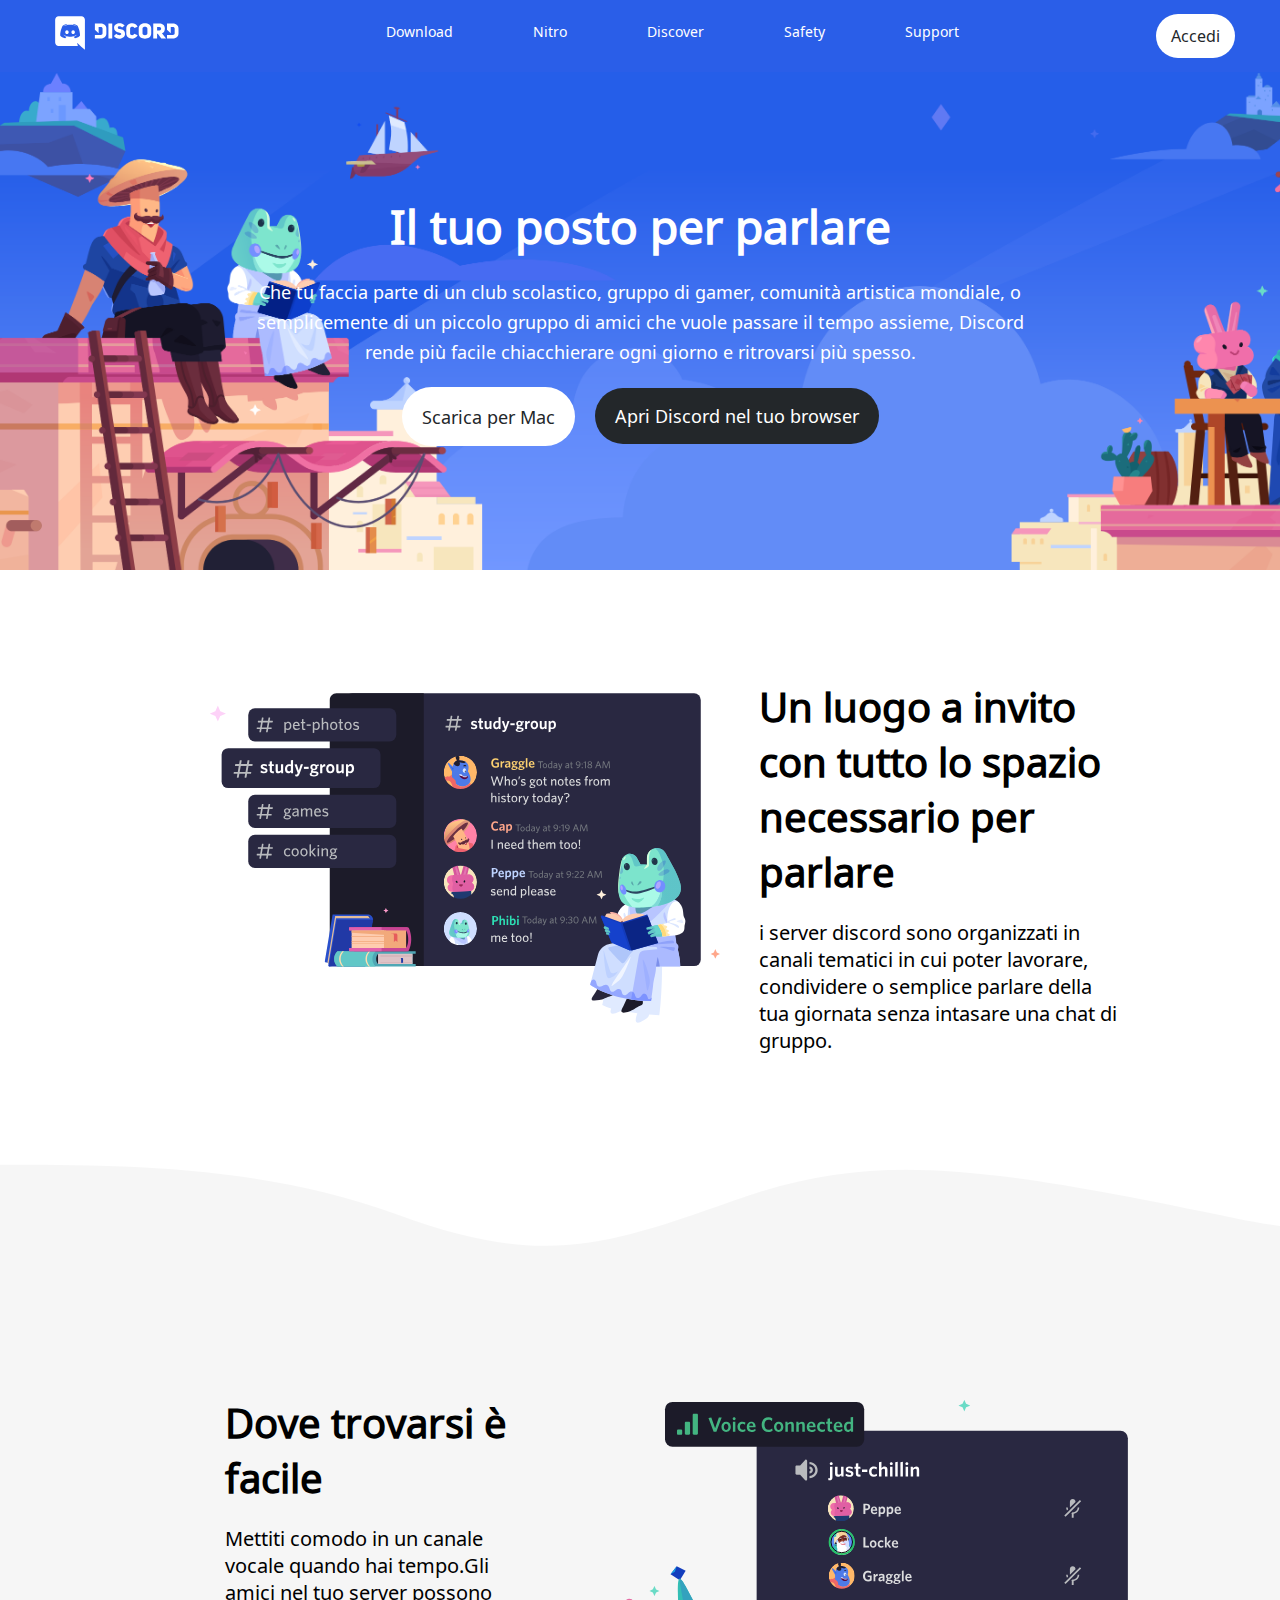
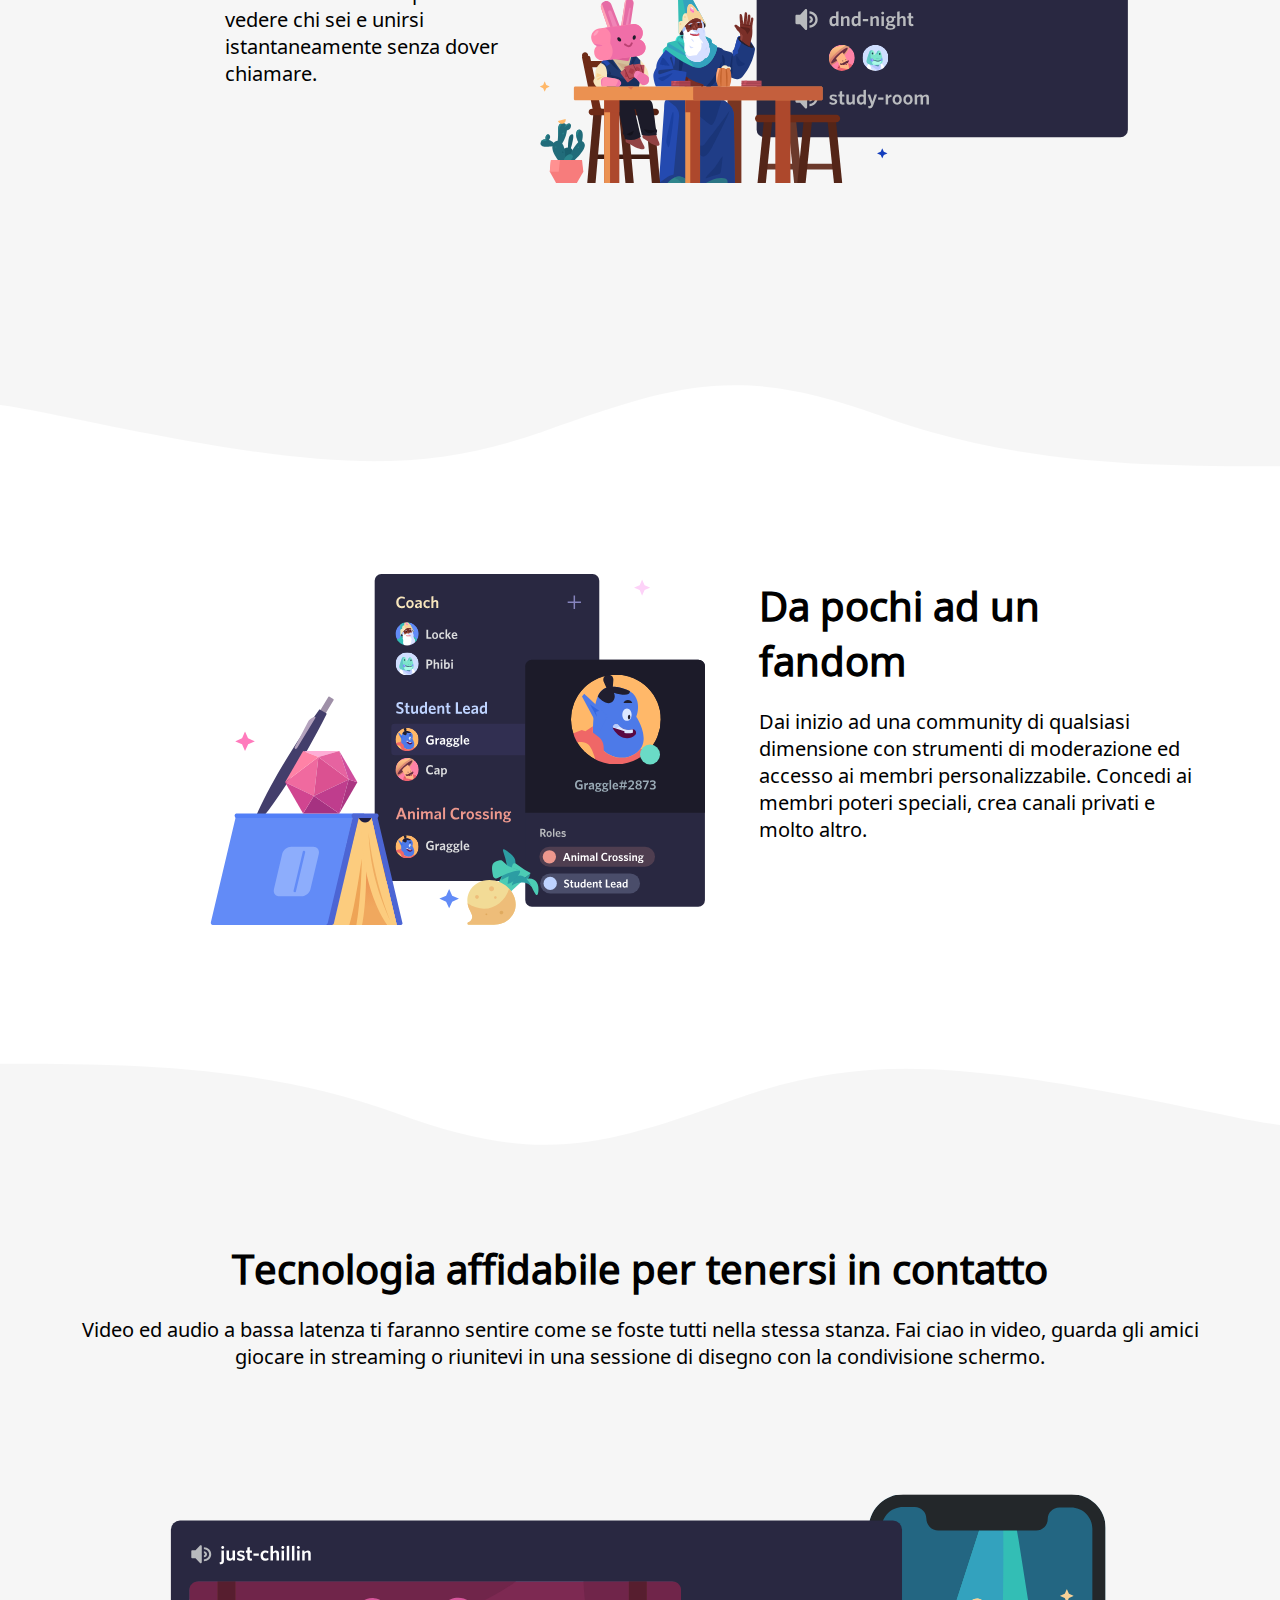
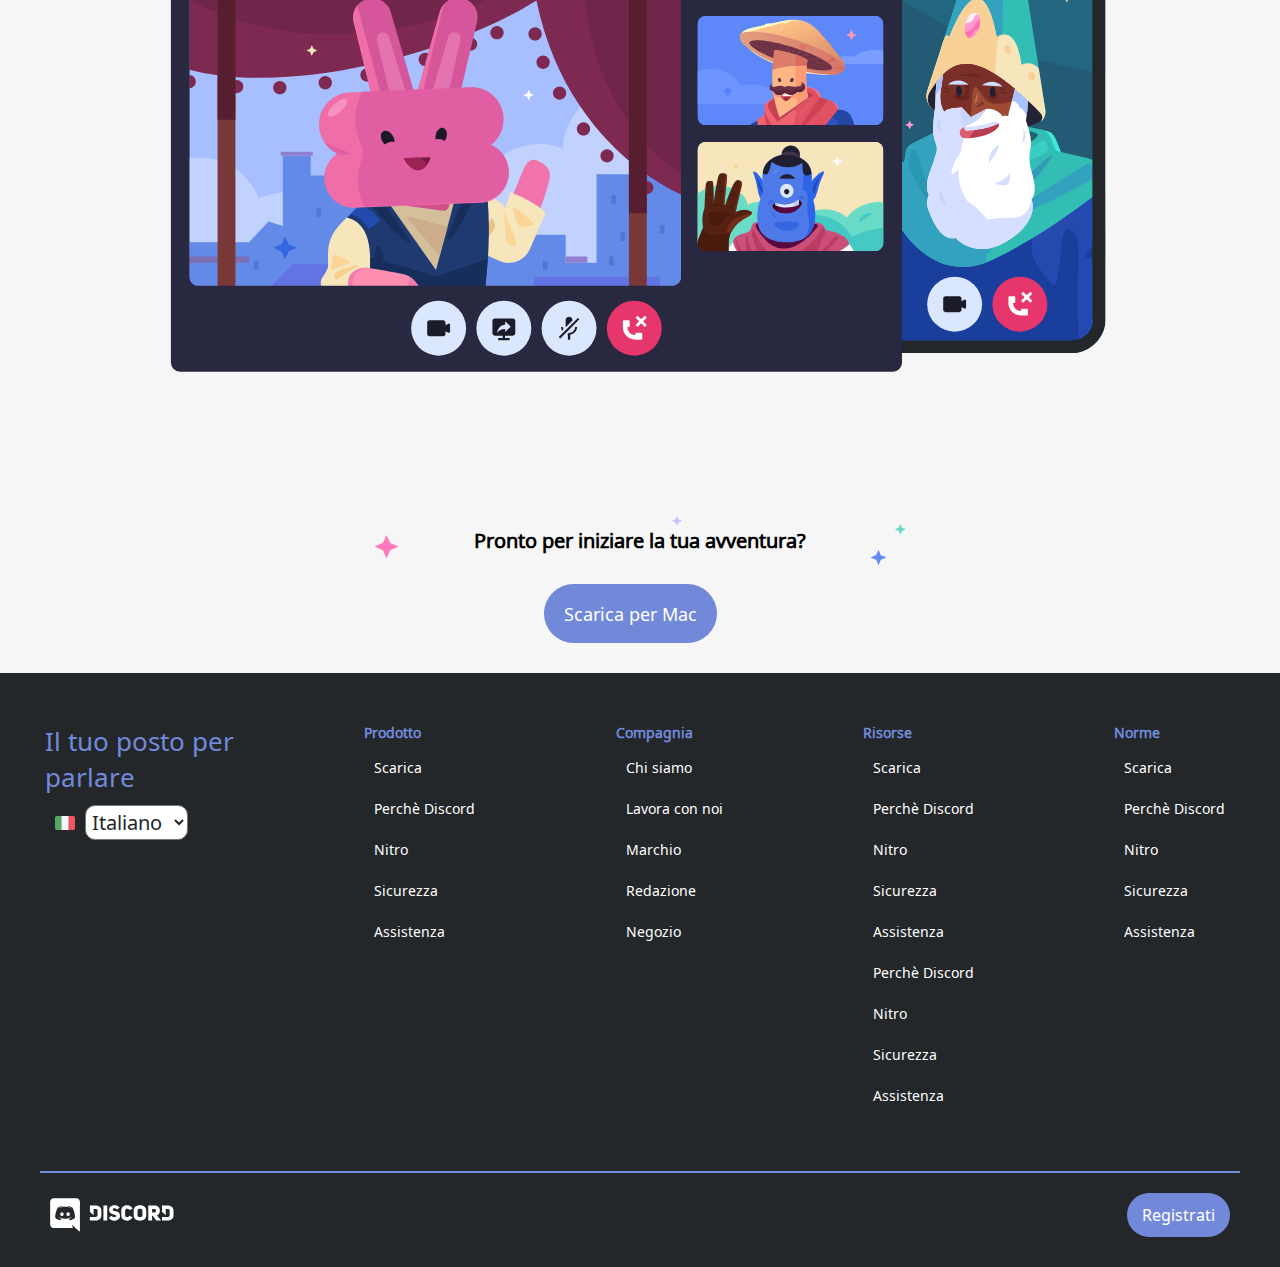
<file: index.html>
<!DOCTYPE html>
<html lang="en">
    <head>
        <meta charset="UTF-8">
        <meta name="viewport" content="width=device-width, initial-scale=1.0">
        <title>Discord</title>
        <link rel="stylesheet" href="https://cdnjs.cloudflare.com/ajax/libs/font-awesome/6.4.2/css/all.min.css" integrity="sha512-z3gLpd7yknf1YoNbCzqRKc4qyor8gaKU1qmn+CShxbuBusANI9QpRohGBreCFkKxLhei6S9CQXFEbbKuqLg0DA==" crossorigin="anonymous" referrerpolicy="no-referrer" />
        <link rel="stylesheet" href="css/style.css">
        <link rel="preconnect" href="https://fonts.googleapis.com">
        <link rel="preconnect" href="https://fonts.gstatic.com" crossorigin>
        <link href="https://fonts.googleapis.com/css2?family=Noto+Sans+Linear+B&display=swap" rel="stylesheet">
    </head>
    <body>
        <!--main logo, navbar, hero and background banner-->
        <header>
            <!--navbar with logo and access button-->
            <nav class="container d-flex padding-nav">
                <a href="index.html">
                    <img src="img/logo.svg" alt="logo discord">
                </a>
                <ul class="d-flex">
                    <li class="nav-a-margin"><a href="pages/download.html">Download</a></li>
                    <li class="nav-a-margin"><a href="pages/download.html">Nitro</a></li>
                    <li class="nav-a-margin"><a href="pages/download.html">Discover</a></li>
                    <li class="nav-a-margin"><a href="pages/download.html">Safety</a></li>
                    <li class="nav-a-margin"><a href="pages/download.html">Support</a></li>
                </ul>
                <div class="small-button-icon button-color-white">
                    <a href="" class="text-black small-button-text">Accedi</a>
                </div>
            </nav>
        </header>
         <!--hero-->
         <div id="hero">
            <div class="container d-flex f-center">
                <div class="hero-content">
                    <div class="hero-text">
                        <h1>Il tuo posto per parlare</h1>
                        <p>Che tu faccia parte di un club scolastico, gruppo di gamer, comunità artistica mondiale, o semplicemente di un piccolo gruppo di amici che vuole passare il tempo assieme, Discord rende più facile chiacchierare ogni giorno e ritrovarsi più spesso.</p>
                    </div>
                    <div class="button-flex">
                        <div class="button-padding">
                            <div class="button-icon button-color-white">
                                <a href="" class="text-black hero-button"><i class="fa-solid fa-down-long"></i></i> Scarica per Mac</a>
                            </div>
                        </div>
                        <div class="button-icon button-color-black">
                            <a href="" class="hero-button">Apri Discord nel tuo browser</a>
                        </div>
                    </div>
                </div>
            </div>
        </div> 
        <!--section boxes and background waves-->
        <main>
            <!--first-box-->
            <section>
                <div class="container">
                   <div class="section-box box-flex-type-a">
                       <div class="img-first-box">
                            <img src="img/item1.svg" alt="grafica-dimostrativa-01">
                       </div>
                       <div class="text-first-box">
                            <h2>
                                Un luogo a invito con tutto lo spazio       
                                necessario per parlare
                            </h2>
                            <p>
                                i server discord sono organizzati in canali tematici in cui poter lavorare, condividere o semplice parlare della tua giornata senza intasare una chat di gruppo.
                            </p>
                       </div>
                   </div>
                </div>
            </section>
            <!--background-wave-->
            <div class="wave">
                <img src="img/wave.svg" alt="wave-grafica">
            </div>
            <!--second-box-->
            <section class="even">
                <div class="container">
                    <div class="section-box box-flex-type-b">
                        <div class="img-second-box">
                             <img src="img/item2.svg" alt="grafica-dimostrativa-02">
                        </div>
                        <div class="text-second-box">
                            <h2>Dove trovarsi è facile</h2>
                            <p>
                                Mettiti comodo in un canale vocale quando hai tempo.Gli amici nel tuo server possono vedere chi sei e unirsi istantaneamente senza dover chiamare.
                            </p>
                        </div>
                    </div>
                </div>
            </section>
            <!--background-wave (specular)-->
            <div class="wave-specular">
                <img src="img/wave.svg" alt="wave-grafica">
            </div>
            <!--third-box-->
            <section>
                <div class="container">
                   <div class="section-box box-flex-type-a">
                       <div class="img-first-box">
                            <img src="img/item3.svg" alt="grafica-dimostrativa-03">
                       </div>
                       <div class="text-third-box">
                            <h2>Da pochi ad un fandom</h2>
                            <p>
                                Dai inizio ad una community di qualsiasi dimensione con strumenti di moderazione ed accesso ai membri personalizzabile.
                                Concedi ai membri poteri speciali, crea canali privati e molto altro.
                            </p>
                       </div>
                   </div>
                </div>
            </section>
            <!--background-wave-->
            <div class="wave">
                <img src="img/wave.svg" alt="wave-grafica">
            </div>
            <!--fourth and fifth boxes-->
            <section class="even">
                <div class="container">
                    <!--fourth-box-->
                    <div class="section-box text-fourth-box">
                        <h2>Tecnologia affidabile per tenersi in contatto</h2>
                        <p>
                            Video ed audio a bassa latenza ti faranno sentire come se foste tutti nella stessa stanza. Fai ciao in video, guarda gli amici giocare in streaming o riunitevi in una sessione di disegno con la condivisione schermo.
                        </p>
                    </div>
                    <div class="img-fourth-box">
                        <img src="img/item4-big.svg" alt="grafica-dimostrativa-04">
                    </div>
                    <!--fifth-box-->
                    <div class="section-box box-flex-type-c">
                        <div class="ready">
                            <div class="text-fifth-box">
                                <h3>
                                    Pronto per iniziare la tua avventura?
                                </h3>
                            </div>
                        </div>
                        <div class="button-padding">
                            <div class="button-icon button-color-blue">
                                <a href="" class="text-white hero-button"><i class="fa-solid fa-down-long"></i></i> Scarica per Mac</a>
                            </div>
                        </div>
                    </div>
                </div>
            </section>
        </main>
        <!--footer's uls and logo-->
        <footer>
            <!--footer infos and links-->
            <div class="container footer-flex padding-ul-footer">
                <div>
                    <div class="footer-title text-blue">Il tuo posto per <br>
                        parlare
                    </div>
                    <div id="select-box">
                        <img src="img/ita.png" alt="bandiera_italiana" id="flag-icon">
                        <select name="lingua">
                            <option value="italiano">Italiano</option>
                            <option value="english">English</option>
                            <option value="deutsch">Deutsch</option>
                            <option value="Español">Español</option>
                        </select>
                    </div>
                    <li>
                        <a href="" class="social-icon"><i class="fa-brands fa-twitter"></i></a>
                        <a href=""class="social-icon"><i class="fa-brands fa-instagram"></i></a>
                        <a href="" class="social-icon"><i class="fa-brands fa-facebook"></i></a>
                        <a href="" class="social-icon"><i class="fa-brands fa-youtube"></i></a>
                    </li>
                </div>
                <ul>
                    <li class="text-blue"><h3>Prodotto</h3></li>
                    <li><a href="">Scarica</a></li>
                    <li><a href="">Perchè Discord</a></li>
                    <li><a href="">Nitro</a></li>
                    <li><a href="">Sicurezza</a></li>
                    <li><a href="">Assistenza</a></li>
                </ul>
                <ul>
                    <li class="text-blue"><h3>Compagnia</h3></li>
                    <li><a href="">Chi siamo</a></li>
                    <li><a href="">Lavora con noi</a></li>
                    <li><a href="">Marchio</a></li>
                    <li><a href="">Redazione</a></li>
                    <li><a href="">Negozio</a></li>
                </ul>
                <ul>
                    <li class="text-blue"><h3>Risorse</h3></li>
                    <li><a href="">Scarica</a></li>
                    <li><a href="">Perchè Discord</a></li>
                    <li><a href="">Nitro</a></li>
                    <li><a href="">Sicurezza</a></li>
                    <li><a href="">Assistenza</a></li>
                    <li><a href="">Perchè Discord</a></li>
                    <li><a href="">Nitro</a></li>
                    <li><a href="">Sicurezza</a></li>
                    <li><a href="">Assistenza</a></li>
                    
                </ul>
                <ul>
                    <li class="text-blue"><h3>Norme</h3></li>
                    <li><a href="">Scarica</a></li>
                    <li><a href="">Perchè Discord</a></li>
                    <li><a href="">Nitro</a></li>
                    <li><a href="">Sicurezza</a></li>
                    <li><a href="">Assistenza</a></li>
                </ul>
            </div>
            <!--footer logo and button-->
            <div class=" container line"></div>
            <div class="container padding-footer">
                <nav class="container d-flex">
                    <img src="img/logo.svg" alt="logo discord">
                    <div class="small-button-icon button-color-blue">
                        <a href="" class="small-button-text">Registrati</a>
                    </div>
                </nav>  
            </div>
        </footer> 
    </body>
</html>
</file>
<file: css/style.css>
/*reset*/

*{
    margin: 0;
    padding: 0;
    box-sizing: border-box;
    font-family: 'Noto Sans Linear B', sans-serif;
    font-size: 20px;
}

/*palette*/

:root {
	--color-bg-white: #ffffff;
    --color-bg-icon-black: #23272a;
    --color-section-bg-grey: #f6f6f6;
	--color-section-bg-blue: #2a5ee8;
	--color-icon-text-blue: #7289da;
	--color-icon-text-white: #ffffff;
}

/*miscellaneous*/

.debug {
    border: 1px solid black;
}

.container {
    max-width: 1200px;
    margin: 0 auto;
    padding: 0 5px;
}

li {
    list-style: none;
}

ul>li {
    padding-bottom: 10px;
    text-align: left;
}

a {
    color: var(--color-icon-text-white);
    display: block;
    padding: 6px 10px;
    text-decoration: none;
}

a:hover {
    text-decoration: underline;
}

a[class*="button"]:hover {
    text-decoration: none;
}

a.text-black:hover {
    color: var(--color-icon-text-blue);
}

li>a {
    font-size: 0.7rem;
}


/*buttons-n'-text*/

div[class*="button-icon"]:hover {
    box-shadow: -5px 10px 25px rgba(54, 54, 54, 0.342);
}

.button-icon {
    padding: 10px;
    border-radius: 30px;
}

.hero-button {
    font-size: 0.9rem;
}

.small-button-icon {
    padding: 5px;
    border-radius: 30px;
}

.small-button-text {
    font-size: 0.8rem;
}

.button-padding {
    padding-right: 20px;
}

.button-color-white {
    background-color: var(--color-bg-white);
}

.button-color-black {
    background-color: var(--color-bg-icon-black);
}

.button-color-blue {
    background-color: var(--color-icon-text-blue);
}

.text-black {
    color: var(--color-bg-icon-black);
}

.text-blue {
    color: var(--color-icon-text-blue);
}

.text-white {
    color: var(--color-bg-white);
}


/*flex-utility*/

.d-flex  {
    display: flex;
    flex-flow: row wrap;
    justify-content: space-between;
    align-items: center;
    align-content: center;
}

.f-center {
    justify-content: center;
}

.button-flex {
    display: flex;
    flex-flow: row wrap;
    justify-content: center; 
    align-items: center;
    align-content: center;
}

.box-flex-type-a {
    display: flex;
    flex-flow: row wrap;
    align-items: center;
}

.box-flex-type-b {
    display: flex;
    flex-flow: row-reverse nowrap;
    align-items: center;
}

.box-flex-type-c {
    display: flex;
    flex-flow: column wrap;
    align-items: center;
    justify-content: center;
}

.icon-social-flex {
    display: flex;
    flex-flow: column wrap;
}

.footer-flex  {
    display: flex;
    flex-flow: row wrap;
    justify-content: space-between;
}

/*header*/

#download header {
    background-color: var(--color-bg-icon-black);
}

header {
    background-color: var(--color-section-bg-blue);
    color: var(--color-bg-white);
    position: fixed;
    top: 0;
    left: 0;
    width: 100%;
    z-index: 100;
}

.padding-nav {
    padding-top: 10px;
    padding-bottom: 10px;
}

.nav-a-margin {
    margin: 0 30px;
}

#hero {
    padding-top: 70px;
    background-image: url(../img/jumbo.png);
    background-size: cover;
    background-repeat: no-repeat;
}

.hero-content {
    max-width: 800px;
}

#hero .container {
    min-height: 500px;
}

.hero-text {
    color: var(--color-bg-white);
    text-align: center;
}

div.hero-text>h1 {
    font-size: 2.3rem;
    margin-bottom: 20px;
}

div.hero-text>p {
    font-size: 0.9rem;
    line-height: 30px;
    margin-bottom: 20px;
}

/*main*/

.even {
    background-color: var(--color-section-bg-grey);
}

.section-box {
    padding: 30px 0 30px 0;
}

h2 {
    font-size: 2rem;
    margin-bottom: 20px;
}

div>img {
    width: 100%;
    
}

/*background-wave*/

div.wave>img {
    display: block;
}

.wave {
    opacity: 0.03;
}

div.wave-specular>img {
    display: block;
    transform: scale(-1 , -1);
}

.wave-specular {
    opacity: 0.03;
}

/*first-box*/

.img-first-box {
    width: 60%;
    padding: 60px 0px 100px 150px;
}

.text-first-box {
    width: 40%;
    padding: 40px 110px 40px 0;
}

/*second-box*/

.img-second-box {
    width: 60%;
    padding: 30px 80px 100px 0;
}

.text-second-box {
    width: 40%;
    padding:0px 0px 150px 180px;
}

/*third-box*/

.text-third-box {
    width: 40%;
    padding: 10px 40px 120px 0;
}

/*fourth-box*/

.text-fourth-box {
    text-align: center;
}

.img-fourth-box {
   padding: 30px;
}

div.img-fourth-box>img {
    width: 1000px;
    display: block;
  margin-left: auto;
  margin-right: auto;
}

/*fifth-box*/

.text-fifth-box {
    text-align: center;
}

.ready {
    background-image: url(../img/stars.svg);
    background-position: center;
    background-repeat: no-repeat;
    width: 800px;
    padding: 30px;
}

div.section-box.box-flex-03 {
    padding-bottom: 150px;
}

/*footer*/

footer {
    background-color: var(--color-bg-icon-black);
    color: var(--color-icon-text-white);
}

.padding-ul-footer {
    padding-top: 50px;
    padding-bottom: 50px;
}

.padding-footer {
    padding-bottom: 30px;
}

.footer-title {
    font-size: 1.3rem;
}

li>h3 {
    font-size: 0.7rem;
}

#flag-icon {
    width: 20px;
    margin-right: 5px;
}

.social-icon {
    padding-right: 10px !important;
    padding-left: 0 !important;
    display: inline-block;
}

.line {
    border-top: 2px solid var(--color-icon-text-blue);
    padding-bottom: 20px;
}

select {
    background-color: var(--color-bg-white);
    color: var(--color-bg-icon-black);
    border-radius: 10px;
    padding:2px;
}

#select-box {
    padding: 10px;
}



/*blog-page*/

.banner-blue {
    background-color: var(--color-section-bg-blue);
    min-height: 500px;
}

.blog-nav-wrapper {
    max-width: 1800px;
    margin: 0 auto;
    padding: 20px 5px;
}

.blog-nav-logo {
    width: 70%;
}

div.blog-nav-logo>img {
    width: 100%;
    vertical-align: middle;
}

.blog-nav-box {
    width: 30%;
    padding: 0 0 5px 5px;
}

div.blog-nav-box>h4 {
    color: var(--color-bg-white);
    vertical-align: middle;
}

input[type="search"] {
    background-color: var(--color-section-bg-blue);
    border-radius: 30px;
    border: 2px solid var(--color-bg-white);
    width: 150px;
}
</file>
